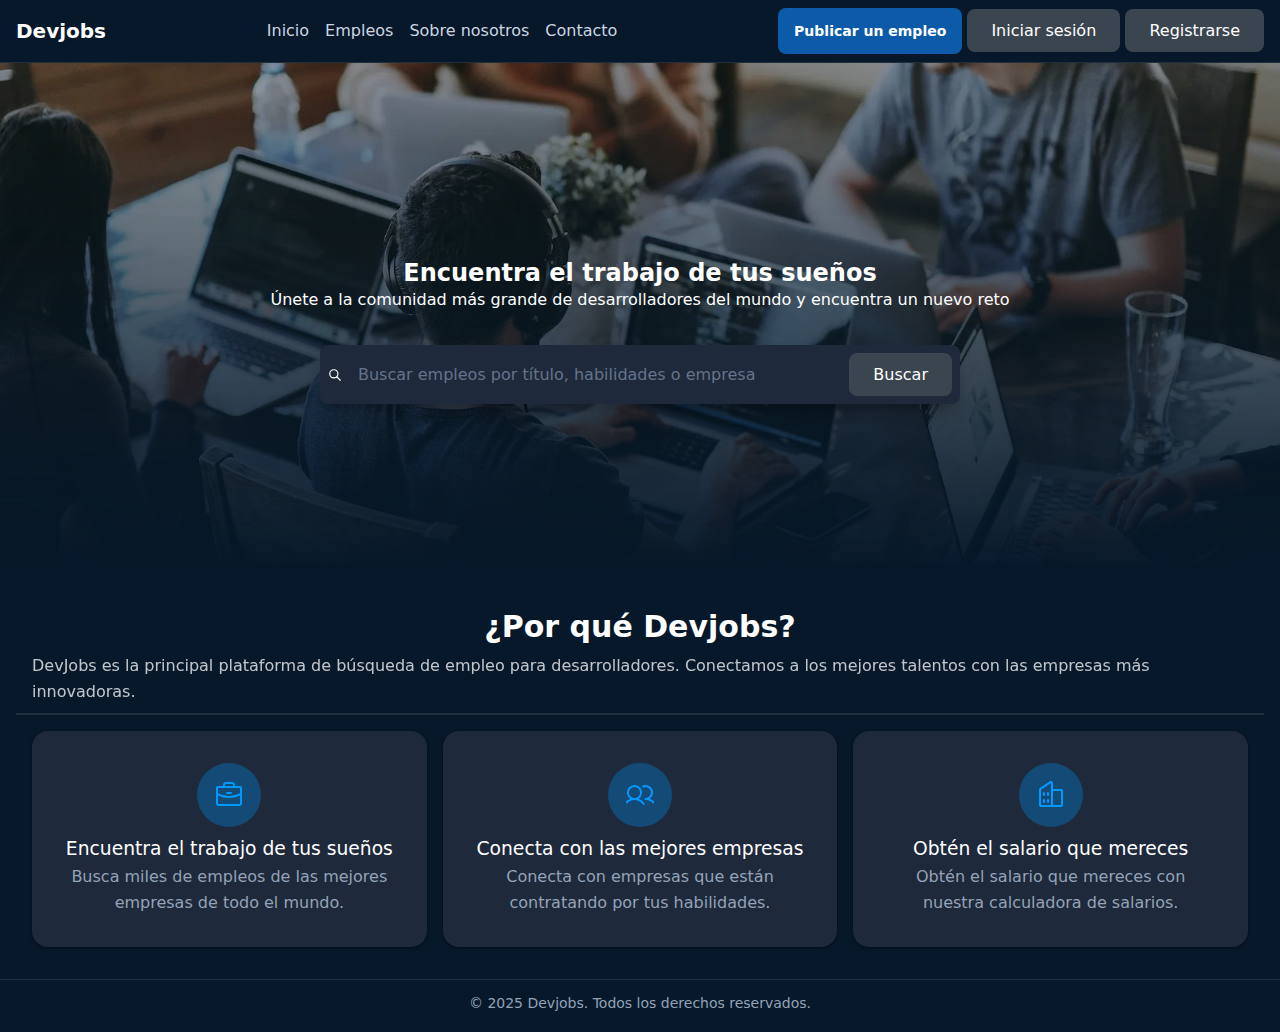
<file: index.html>
<!DOCTYPE html>
<html lang="es">   <!-- Declaración del tipo de documento y el idioma --> 
<head>
    <title>Devjobs - Inicio</title> <!-- Título de la página que aparece en Google y en la pestaña-->
    <meta charset="UTF-8" /> <!-- Metaetiqueta para definir la codificación de caracteres: ñ emojis etc -->
    <meta name="description" content="Encuentra tu próximo trabajo en tecnología con Devjobs."> <!-- Metaetiqueta para la descripción 
    del sitio que aparece en Google -->
    <meta name="viewport" content="width=device-width, initial-scale=1.0"> <!-- Metaetiqueta para hacer que el sitio sea responsivo en moviles -->
     <!-- Enlace a la hoja de estilos CSS externa. También podría tenerlos aquí directamente (menos claridad)
      o introducirlos como atributo dentro de cada eiqueta (<h2 style="color: black;">Devjobs</h2>) -->
    <link rel="stylesheet" href="styles.css" />

  </head>

<body>
    <!-- Aquí va todo el contenido visible -->
    <header> <!-- Encabezado de la página. La zona de arriba -->
        <h2>Devjobs</h2> <!-- Título puede ir de 1 a 6 -->
        <nav> <!-- Barra de navegación principal -->
            <!-- Las etiquetas <a> son enlaces
              Por defecto se abren en la misma pestaña que estamos (target="_self"). Si se añade target="_blank" se abre en unueva pestaña
              Además por seguridad si se usa blank conviene añadir rel="noopener noreferrer" (aunque algunos navegadores lo añaden por defecto)
              noopener: previene que la nueva página tenga acceso al objeto window.opener, mejorando la seguridad.
              noreferrer: previene que se envíe la información del referente (la URL de la página actual) a la nueva página. 
              Los enlaces pueden ser absolutos (<a href="https://www.wikipedia.com">) o relativos como los de abajo
              También pueden mandar a secciones de la misma página con "#id-sección". Para ello la sección debe de tener atributo id
              Hay más tipos:
                <a href="mailto:contacto@ejemplo.com?subject=Titulodelmail&body=Mensaje pre escrito"> Para enviar emails
                <a href="tel:+34123456789" Para enlazar como teléfono
                <a href="documento.pdf" download="mi-documento.pdf"> Para descargar documentos en lugar de ir a ellos
              También se puede modificar el estilo de un enlace en CSS (hover, visited cuando ya clicado, active en el momento que se pulsa, etc)
              Por otro lado están los atrivutos aria (aria-label, etc) para accesibilidad de lectores de pantalla y se recomienda indicar cuando es un enlace externo -->
            <a href="index.html" target="_self" class="active">Inicio</a> 
            <a href="empleos.html" target="_self">Empleos</a>
            <a href="#">Sobre nosotros</a>
            <a href="#">Contacto</a>
        </nav>
        <div> <!-- Div sirve para hacer paquetitos invisbles -->
            <a href="#">Publicar un empleo</a>
            <button>Iniciar sesión</button>
            <button>Registrarse</button>
        </div>
    </header>

    <main> <!-- Contenido principal de la página. El resto de cosas podrían copiarse entre páginas (con cambios mínimos)siendo sólo el main lo diferente -->
        <section> <!-- Las secciones sirven para dividir el contenido en partes -->
            <h1>Encuentra el trabajo de tus sueños</h1> <!-- Título principal de la página -->
            <p>Únete a la comunidad más grande de desarrolladores del mundo y encuentra un nuevo reto</p> <!-- P de párrafos -->
           
            <!--Los forms es la manera de habilitar inputs del usuario-->
            <form role="search">
              <div>
                <!-- SVG (Scalable Vector Graphics) es un formato de imagen vectorial dibujada. Faciles de escalar y modificar. Los pillo de https://tabler.io/icons-->
                <svg  xmlns="http://www.w3.org/2000/svg"  width="14"  height="14"  viewBox="0 0 24 24"  fill="none"  stroke="currentColor"  stroke-width="2"  stroke-linecap="round"  stroke-linejoin="round"  class="icon icon-tabler icons-tabler-outline icon-tabler-search"><path stroke="none" d="M0 0h24v24H0z" fill="none"/><path d="M10 10m-7 0a7 7 0 1 0 14 0a7 7 0 1 0 -14 0" /><path d="M21 21l-6 -6" /></svg>
                <!-- Los formullarios tienen muchos tipos de input elegidos desde type
                    Podemos meter un placeholder de texto. Al añadir required obligo a que se rellene antes de pulsar
                    También está el atributo name para identificar cada campo del formulario-->
                <input required type="text" placeholder="Buscar empleos por título, habilidades o empresa" style="width: 300px"/>
                 <!-- Botón para enviar el formulario. Por defecto es de tipo submit, que es necesario para enviar el formulario.
                      Puede tener varios tipos (submit, reset...)  y también tiene el atributo disabled para habilitarlo-->
                <button type="submit">Buscar</button>
              </div>
            </form>
            <!-- Image es autocerrante porque no contiene más cosas-->
            <!--El atributo src indica el path a la imagen-->
            <!--El atributo width y height modifican el tamaño de la imagen en píxeles.
             Normalmente solo se usa una y la otra autoescala-->
            <!--El atributo alt texto alternativo para accesibilidad, SEO y si la imagen no carga-->
           
            <image src="./background.webp" 
                width = "250" 
                height = "180"
                alt="Imagen de hero"
                /> 
        </section>

         <section>
        <header>
            <h2>¿Por qué Devjobs?</h2> 
            <p>DevJobs es la principal plataforma de búsqueda de empleo para desarrolladores. Conectamos a los mejores
                talentos con las empresas más innovadoras.</p>
        </header>

        <footer>
             <article>
          <svg fill="currentColor" height="32" viewBox="0 0 256 256" width="32" xmlns="http://www.w3.org/2000/svg"
            aria-hidden="true">
            <path
              d="M216,56H176V48a24,24,0,0,0-24-24H104A24,24,0,0,0,80,48v8H40A16,16,0,0,0,24,72V200a16,16,0,0,0,16,16H216a16,16,0,0,0,16-16V72A16,16,0,0,0,216,56ZM96,48a8,8,0,0,1,8-8h48a8,8,0,0,1,8,8v8H96ZM216,72v41.61A184,184,0,0,1,128,136a184.07,184.07,0,0,1-88-22.38V72Zm0,128H40V131.64A200.19,200.19,0,0,0,128,152a200.25,200.25,0,0,0,88-20.37V200ZM104,112a8,8,0,0,1,8-8h32a8,8,0,0,1,0,16H112A8,8,0,0,1,104,112Z">
            </path>
          </svg>
          <h3>Encuentra el trabajo de tus sueños</h3>
          <p>Busca miles de empleos de las mejores empresas de todo el mundo.</p>
        </article>

        <article>
          <svg fill="currentColor" height="32" viewBox="0 0 256 256" width="32" xmlns="http://www.w3.org/2000/svg"
            aria-hidden="true">
            <path
              d="M117.25,157.92a60,60,0,1,0-66.5,0A95.83,95.83,0,0,0,3.53,195.63a8,8,0,1,0,13.4,8.74,80,80,0,0,1,134.14,0,8,8,0,0,0,13.4-8.74A95.83,95.83,0,0,0,117.25,157.92ZM40,108a44,44,0,1,1,44,44A44.05,44.05,0,0,1,40,108Zm210.14,98.7a8,8,0,0,1-11.07-2.33A79.83,79.83,0,0,0,172,168a8,8,0,0,1,0-16,44,44,0,1,0-16.34-84.87,8,8,0,1,1-5.94-14.85,60,60,0,0,1,55.53,105.64,95.83,95.83,0,0,1,47.22,37.71A8,8,0,0,1,250.14,206.7Z">
            </path>
          </svg>
          <h3>Conecta con las mejores empresas</h3>
          <p>Conecta con empresas que están contratando por tus habilidades.</p>
        </article>

        <article>
          <svg fill="currentColor" height="32" viewBox="0 0 256 256" width="32" xmlns="http://www.w3.org/2000/svg"
            aria-hidden="true">
            <path
              d="M240,208H224V96a16,16,0,0,0-16-16H144V32a16,16,0,0,0-24.88-13.32L39.12,72A16,16,0,0,0,32,85.34V208H16a8,8,0,0,0,0,16H240a8,8,0,0,0,0-16ZM208,96V208H144V96ZM48,85.34,128,32V208H48ZM112,112v16a8,8,0,0,1-16,0V112a8,8,0,1,1,16,0Zm-32,0v16a8,8,0,0,1-16,0V112a8,8,0,1,1,16,0Zm0,56v16a8,8,0,0,1-16,0V168a8,8,0,0,1,16,0Zm32,0v16a8,8,0,0,1-16,0V168a8,8,0,0,1,16,0Z">
            </path>
          </svg>
          <h3>Obtén el salario que mereces</h3>
          <p>Obtén el salario que mereces con nuestra calculadora de salarios.</p>
        </article>
      </footer>
        </section>

    </main>

    <footer style="padding-top: 10px">  <!-- Pie de página. La zona de abajo -->
        <small>&copy; 2025 Devjobs. Todos los derechos reservados.</small>
    </footer>

</body>
 
</html>
</file>
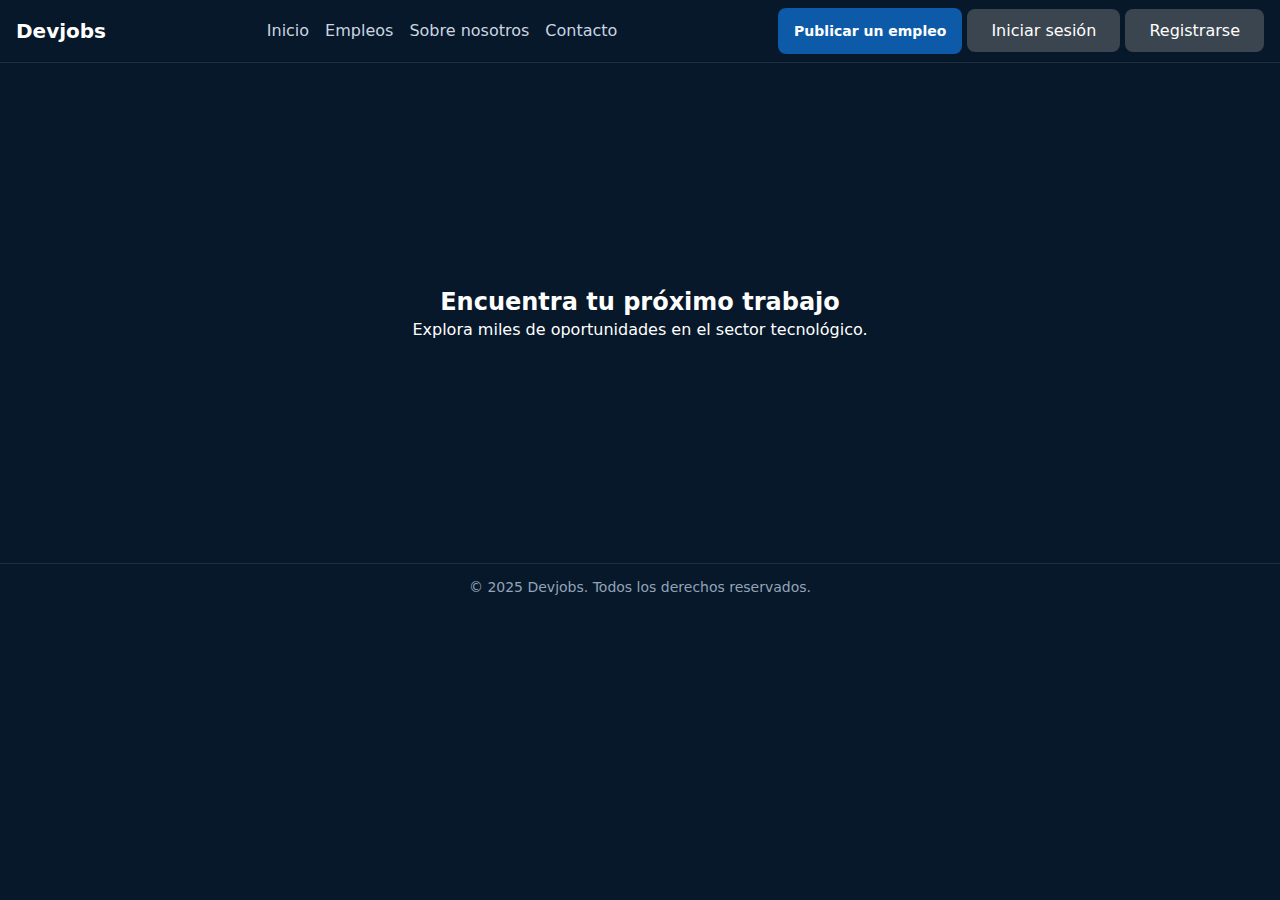
<file: empleos.html>
<!DOCTYPE html>
<html lang="es">
<head>
    <title>Devjobs - Empleo</title> 
    <meta charset="UTF-8" />
    <meta name="description" content="Listado con empleos y fltros para encontrar el trabajo de tus sueños."> 
    <meta name="viewport" content="width=device-width, initial-scale=1.0">
    <link rel="stylesheet" href="styles.css" />
</head> 

<body>
      <!-- Aquí va todo el contenido visible -->
    <header> <!-- Encabezado de la página. La zona de arriba -->
        <h2>Devjobs</h2> <!-- Título puede ir de 1 a 6 -->
        <nav> <!-- Barra de navegación principal -->
            <!-- Las etiquetas <a> son enlaces -->
            <a href="index.html" target="_self">Inicio</a> 
            <a href="empleos.html" target="_self" class="active">Empleos</a>
            <a href="#">Sobre nosotros</a>
            <a href="#">Contacto</a>
        </nav>
        <div> <!-- Div sirve para hacer paquetitos invisbles -->
            <a href="#">Publicar un empleo</a>
            <button>Iniciar sesión</button>
            <button>Registrarse</button>
        </div>
    </header>

    <main> <!-- Contenido principal de la página -->
      <section class="jobs-search">
        <h1>Encuentra tu próximo trabajo</h1>
        <p>Explora miles de oportunidades en el sector tecnológico.</p>
      </section>

    </main>
    <footer style="padding-top: 10px">  <!-- Pie de página. La zona de abajo -->
        <small>&copy; 2025 Devjobs. Todos los derechos reservados.</small>
    </footer>
</body>
</html>
</file>
<file: styles.css>
/* El asterisco es un SELECTOR que se aplica a todo el documento. En este caso se usa  para eliminar formato que 
traiga el navegador por defecto y peude generar conflictos */
* {
  margin: 0;
  padding: 0;
  box-sizing: border-box;
}





/* Desde root podemos crear "macros" de colores o formatos para luego reusar en varias partes
de nuestra págui */
:root {
  --primary: #3b4550;
  --primary-dark: #0a3d66;
  --primary-hover: #0d5ba8;
  --primary-light: #09f;
  --background: #06182a;
  --text-primary: #ffffff;
  --text-secondary: #cbd5e1;
  --text-muted: #94a3b8;
  --border: rgba(255, 255, 255, 0.1);
  --card-bg: #1e293b;
  --shadow: rgba(0, 0, 0, 0.3);
  --input-bg: #1e293b;
  --hsla-example: hsla(210, 100%, 56%, 1);
}










@font-face {
  font-family: 'Inter Variable';
  font-style: normal;
  font-display: swap;
  font-weight: 100 900;
  src: url(https://cdn.jsdelivr.net/fontsource/fonts/inter:vf@latest/latin-wght-normal.woff2) format('woff2-variations');
  unicode-range: U+0000-00FF,U+0131,U+0152-0153,U+02BB-02BC,U+02C6,U+02DA,U+02DC,U+0304,U+0308,U+0329,U+2000-206F,U+20AC,U+2122,U+2191,U+2193,U+2212,U+2215,U+FEFF,U+FFFD;
}










body {
  font-family: system-ui;
  background-color: var(--background);
  color: var(--text-primary);
  min-height: 100vh;
  display: flex;
  flex-direction: column;
  line-height: 1.6;
}













/* Títulos principales */
h1 {
  font-size: 1.5rem;
  line-height: 1.2;
  text-wrap: balance;
  display: flex;
  align-items: center;
  gap: 0.5rem;

  svg {
    width: 2rem;
    height: 2rem;
    color: var(--primary-light);
  }
}

h1 + p {
  text-wrap: balance;
  margin-bottom: 2rem
}

/* Header */
header {
  border-bottom: 1px solid var(--border);
  background: var(--background);
  padding: .5rem 1rem;
  display: flex;
  align-items: center;
  justify-content: space-between;
  gap: 2rem;

  h2 {
    font-size: 1.25rem;
    font-weight: 700;
    color: var(--text-primary);
  }
}

/* Navegación del header a otras páginas */
nav {
  align-items: center;
  gap: 1rem;
  display: flex;

  a {
    text-decoration: none;
    color: var(--text-secondary);
    transition: color 0.2s;
    font-weight: 500;

    &:hover, &:focus {
      color: var(--primary);
      outline: none;
    }
  }
}

/* Botones del Header */
header div a {
  padding: 0.75rem 1rem;
  border-radius: 0.5rem;
  background-color: var(--primary-hover);
  color: var(--text-primary);
  display: inline-block;
  font-size: 0.875rem;
  font-weight: 700;
  text-decoration: none;
  /* El &: dentro de un selector es para indicar que es ese mismo selector
  Lo de abajo sería lo mismo que si pusiera fuera:
  header div a:hover, a:focus {... */
  &:hover, &:focus {
    background-color: var(--primary);
    outline: none;
  }
  /* TODO */
}

/* 
&:hover pseudo-clase que significa que el ratón está encima 
&:focu pseudo-clase que significa que el elemento tiene el foco 
*/

/* Hero */
main > section:nth-child(1) {
  height: 500px;
  text-align: center;
  display: flex;
  flex-direction: column;
  justify-content: center;
  align-items: center;

  h1 {
    padding-top: 36px;
  }

  & > img {
    position: absolute;
    width: 100%;
    height: 100%;
    object-fit: cover;
    z-index: -1;
    left: 0;
    right: 0;
    mask-image: linear-gradient(to bottom, rgba(16, 25, 34, 1) 5%, rgba(16, 25, 34, 0) 80%);
  }
}

/* Formulario de Búsqueda */
form {
  max-width: 42rem;
  width: 100%;
  margin: 0 auto;
  padding-inline: 1rem;
}

form > div {
  display: flex;
  align-items: center;
  background-color: var(--input-bg);
  border-radius: 0.5rem;
  box-shadow: 0 10px 15px -3px var(--shadow);
  padding: 0.5rem;
  gap: 0.5rem;
}

form span {
  padding-left: 0.75rem;
  color: var(--text-muted);
  display: flex;
  align-items: center;
  flex-shrink: 0;
}

form input[type="text"] {
  flex: 1;
  background: transparent;
  border: none;
  outline: none;
  color: var(--text-primary);
  padding: 0.75rem 0.5rem;
  font-size: 1rem;
  font-family: inherit;
}

form input[type="text"]::placeholder {
  color: #64748b;
}

button {
  padding: 0.75rem 1.5rem;
  border-radius: 0.5rem;
  background-color: var(--primary);
  color: white;
  font-weight: 400;
  border: none;
  cursor: pointer;
  transition: all 0.2s;
  font-family: inherit;
  font-size: 1rem;
  white-space: nowrap;

  &:hover, /* pseudo-clase que significa que el ratón está encima */
  &:focus { /* pseudo-clase que significa que el elemento tiene el foco */
    background-color: var(--primary-hover);
    outline: 2px solid white;
    outline-offset: 2px;
  }

  &:active { 
    transform: scale(0.90)
  }

  &:disabled {
    opacity: .5;
    pointer-events: none;
  }
}

/* Features Section */
main > section:nth-child(2) {
  padding-inline: 1rem;
  background-color: var(--background);
  padding-top: 2rem;

  & > header {
    gap: 2px;
    flex-direction: column;

    h2 {
      margin-bottom: 0;
    }

    p {
      opacity: .75;
    }
  }

  & > div {
    max-width: 1280px;
    margin: 0 auto;
  }
}

main > section:nth-child(2) h2 {
  font-size: 1.875rem;
  font-weight: 700;
  color: var(--text-primary);
  margin-bottom: 1rem;
}

main > section:nth-child(2) > div > div:first-child > p {
  font-size: 1.125rem;
  color: var(--text-muted);
  max-width: 42rem;
  margin: 0 auto;
}

/* Grid de Features
el operador > indica hijo directo. Lo de abajo se traduce como:
el footer de la segunda sección (hija) del main */
main > section:nth-child(2) footer {
  display: grid;
  /* Tres columnas de igual tamaño
   fr es facciones del total. Puede usarse otros valores como px, %, rem, etc
   
  grid-template-columns: 1fr 1fr 1fr;
  
  El problema de la línea de arriba es que en pantallas pequeñas se vería mal
  La línea de abajo lo resuelve aplicando "responsive design".

  Con @media se hace una query para diferentes tipos de medios
  En el caso de abajo aplicamos las 3 columnas pero solo cuando haya una pantalla de más de 640px 
  @media (width >=640px) {
  main > section:nth-child(2) footer {
    grid-template-columns: 1fr 1fr 1fr;
    gap:  20px;
    }
  }
    Finalmente se puede hacer que el número de columnas sea automático según el tamaño
    de la pantalla con la función repeat y minmax.
    El código de abajo crea una columna nueva si puede tener como mínimo 220px de tamaño.
    auto-fit hace que se generen tantas columans como sea posible adaptandose al tamaño de la pantalla.
    minmax hace que la columna tenga un mínimo y máximo tamaño. El caso de fr será un máximo flexible. a repartir entre las columnas.
*/
  grid-template-columns: repeat(auto-fit, minmax(220px, 1fr));
  gap: 16px;
}


/* Feature Cards */
/* article {
  background-color: var(--card-bg);
  padding: 2rem;
  margin-bottom: 16px;
  border-radius: 0.5rem;                   
  box-shadow: 0px 1px 3px 0 var(--shadow); 

  svg {
    color: var(--primary-light);          
    background: rgba(0, 153, 255, 0.3);  
    border-radius: 9999px;               
    width: 64px;                         
    height: 64px;                        
    padding: 16px;                       
  }

  h3 {
    font-weight: 500;
  }

  p {
    color: var(--text-muted);
  }
} */

/* Footer */
footer {
  background-color: var(--background);
  border-top: 1px solid var(--border);
  text-align: center;
  padding: 16px;

  small {
    color: var(--text-muted);
    font-size: 0.875rem;
  }
}

/* El problema de crear un article general es que se aplicará a todos
Hay diferentes tipos de medidas:
  - XXpx Son píxeles y es absolute
  - XXrem es un valor relativo a la fuente raiz (multiplicar por el tamaño de la fuente). 
  - xx% Porcentaje de algo. Sirve para cosas como border-radius*/
main > section:nth-child(2) footer article {
  background-color: var(--card-bg);
  padding: 2rem; /* 16*2 = 32px El padding es el relleno vacio dentro del "objeto". "De dentro hacia afuera" */
  margin-bottom: 16px; /* Margen es el espacio que entre objetos (articles en este caso). Aquí es haca abajo */
  border-radius: 1rem; /* Bordes redondeados. A mayor valor más redondeo. Se puede poner valor para cada borde  */
/* Sombra. Valores (pueden negativos): desplazamiento horizontal, desplazamiento vertical, difuminado, extensión(tamaño) y color */
  box-shadow: 0px 1px 3px 0px rgba(0, 4, 10, 0.5); 
  /* meter el svg debajo es para especificar que son los de este artice
  Sería lo mismo si tuviera fuera main footer article svg */
  svg {
    color: var(--primary-light);
    background: rgba(0, 153, 255, .3);
    width: 64px;
    height: 64px;
    border-radius: 100%; /* 100% hace que sea un círculo */
    padding: 16px;
  }

  p {
    color: var(--text-muted);
  }

  h3 {
    font-weight: 500; /* Grosor de la fuente. Con valor alto negrita */
  }
}

/* article {
  background-color: var(--card-bg);
  padding: 2rem;
  margin-bottom: 16px;
  border-radius: 0.5rem;
  box-shadow: 0px 1px 3px 0px rgba(0, 0, 0, 0.5);

  svg {
    color: var(--primary-light);
    background: rgba(0, 153, 255, .3);
    width: 64px;
    height: 64px;
    border-radius: 100%;
    padding: 16px;
  }

  p {
    color: var(--text-muted);
  }

  h3 {
    font-weight: 500;
  }
}
*/
</file>
